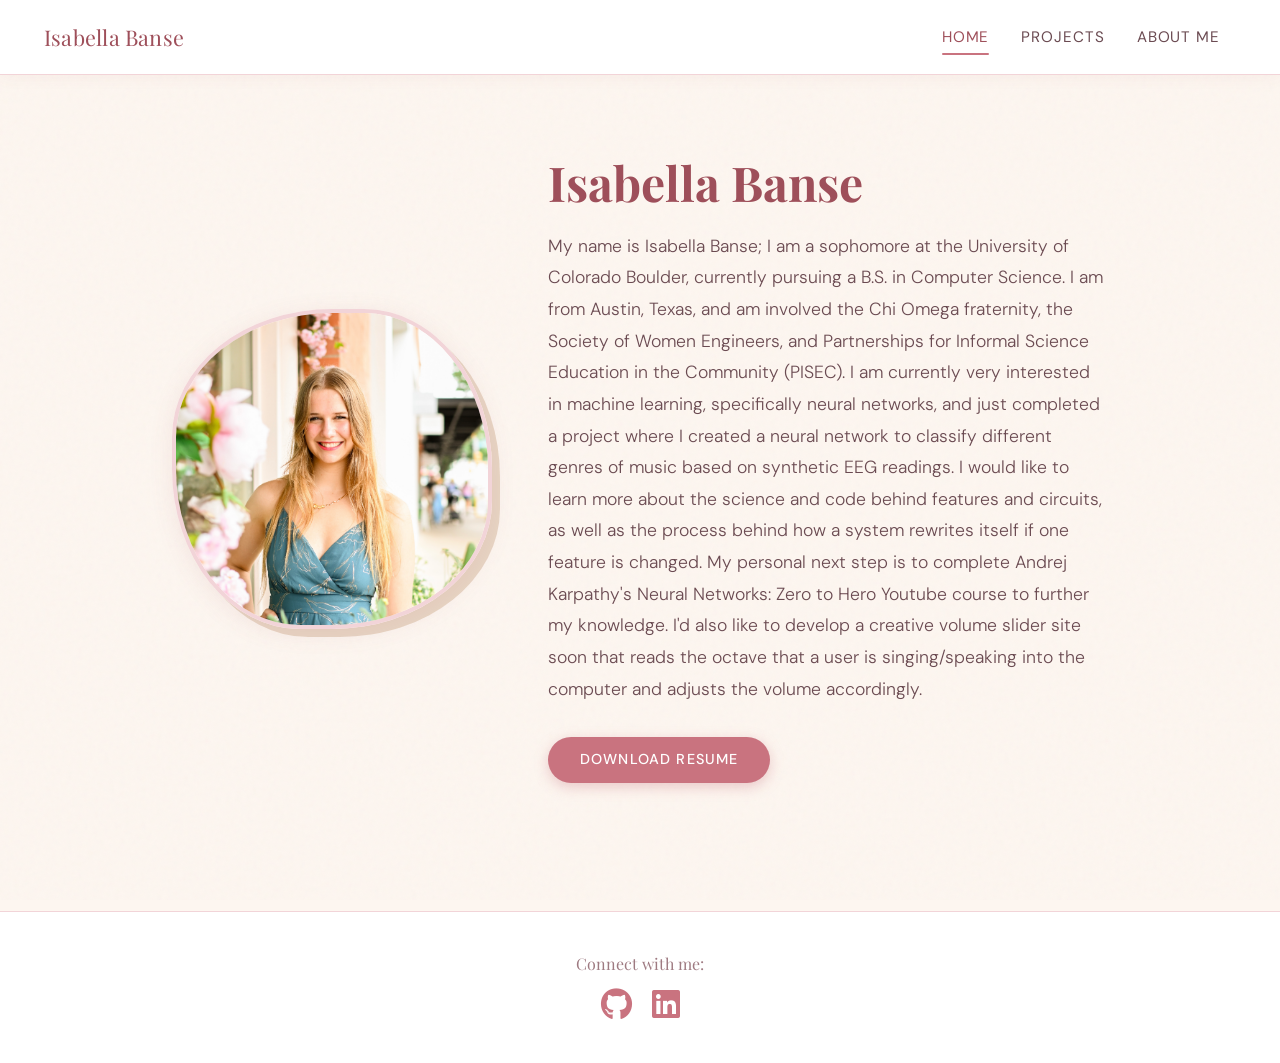
<file: index.html>
<!doctype html>
<html lang="en">
<head>
  <meta charset="utf-8" />
  <meta name="viewport" content="width=device-width,initial-scale=1" />
  <title>Isabella Banse</title>
  <link href="https://cdn.jsdelivr.net/npm/bootstrap@5.3.2/dist/css/bootstrap.min.css" rel="stylesheet">
  <link rel="stylesheet" href="resources/css/styles.css" />
  <link rel="stylesheet" href="https://cdnjs.cloudflare.com/ajax/libs/font-awesome/6.4.0/css/all.min.css">
</head>
<body>

  <nav class="navbar navbar-expand-lg">
    <div class="container-fluid">
      <a class="navbar-brand d-flex align-items-center" href="index.html">
        <span>Isabella Banse</span>
      </a>
      <button class="navbar-toggler" type="button" data-bs-toggle="collapse" data-bs-target="#navbarNav" aria-controls="navbarNav" aria-expanded="false" aria-label="Toggle navigation">
        <span class="navbar-toggler-icon"></span>
      </button>
      <div class="collapse navbar-collapse" id="navbarNav">
        <ul class="navbar-nav ms-auto">
          <li class="nav-item">
            <a class="nav-link active" aria-current="page" href="index.html">Home</a>
          </li>
          <li class="nav-item">
            <a class="nav-link" href="projects.html">Projects</a>
          </li>
          <li class="nav-item">
            <a class="nav-link" href="hobbies.html">About Me</a>
          </li>
        </ul>
      </div>
    </div>
  </nav>

  <section class="hero-section">
    <img src="resources/img/me.jpg" alt="Isabella">
    <div class="hero-text">
      <h2>Isabella Banse</h2>
      <p>
          My name is Isabella Banse; I am a sophomore at the University of Colorado Boulder, currently pursuing a B.S. in Computer Science. I am from Austin, Texas, and am involved the Chi Omega fraternity, the Society of Women Engineers, and Partnerships for Informal Science Education in the Community (PISEC). I am currently very interested in machine learning, specifically neural networks, and just completed a project where I created a neural network to classify different genres of music based on synthetic EEG readings. I would like to learn more about the science and code behind features and circuits, as well as the process behind how a system rewrites itself if one feature is changed. My personal next step is to complete Andrej Karpathy's Neural Networks: Zero to Hero Youtube course to further my knowledge. I'd also like to develop a creative volume slider site soon that reads the octave that a user is singing/speaking into the computer and adjusts the volume accordingly.
      </p>
      <a href="resources/isabellaresume.pdf" target="_blank" download="isabella_banse_resume.pdf" class="btn-custom">
        Download Resume
      </a>
    </div>
  </section>

  <footer class="text-center">
    <p>Connect with me:</p>
    <a href="https://github.com/isabellaatx" target="_blank" class="mx-2">
      <i class="fab fa-github fa-2x"></i>
    </a>
    <a href="https://www.linkedin.com/in/isabellabanse/" target="_blank" class="mx-2">
      <i class="fab fa-linkedin fa-2x"></i>
    </a>
  </footer>

  <script src="https://cdn.jsdelivr.net/npm/bootstrap@5.3.2/dist/js/bootstrap.bundle.min.js"
    integrity="sha384-C6RzsynM9kWDrMNeT87bh95OGNyZPhcTNXj1NW7RuBCsyN/o0jlpcV8Qyq46cDfL"
    crossorigin="anonymous"></script>
</body>
</html>
</file>
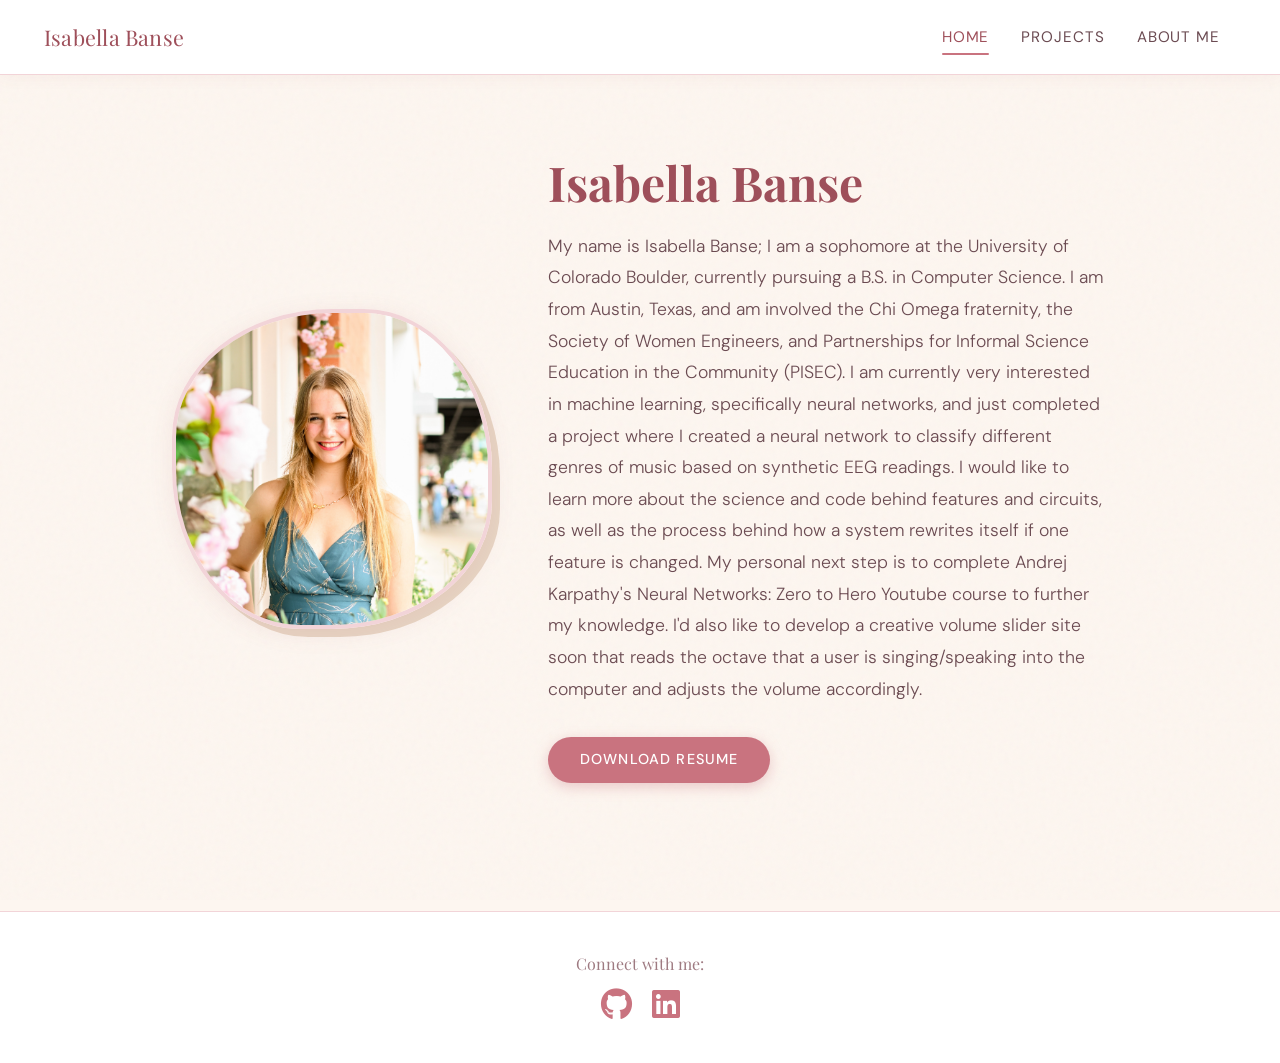
<file: views/index.html>
<!doctype html>
<html lang="en">
<head>
  <meta charset="utf-8" />
  <meta name="viewport" content="width=device-width,initial-scale=1" />
  <title>Isabella Banse</title>
  <link href="https://cdn.jsdelivr.net/npm/bootstrap@5.3.2/dist/css/bootstrap.min.css" rel="stylesheet">
  <link rel="stylesheet" href="../resources/css/styles.css" />
  <link rel="stylesheet" href="https://cdnjs.cloudflare.com/ajax/libs/font-awesome/6.4.0/css/all.min.css">
</head>
<body>

  <nav class="navbar navbar-expand-lg">
    <div class="container-fluid">
      <a class="navbar-brand d-flex align-items-center" href="index.html">
        <span>Isabella Banse</span>
      </a>
      <button class="navbar-toggler" type="button" data-bs-toggle="collapse" data-bs-target="#navbarNav" aria-controls="navbarNav" aria-expanded="false" aria-label="Toggle navigation">
        <span class="navbar-toggler-icon"></span>
      </button>
      <div class="collapse navbar-collapse" id="navbarNav">
        <ul class="navbar-nav ms-auto">
          <li class="nav-item">
            <a class="nav-link active" aria-current="page" href="index.html">Home</a>
          </li>
          <li class="nav-item">
            <a class="nav-link" href="projects.html">Projects</a>
          </li>
          <li class="nav-item">
            <a class="nav-link" href="hobbies.html">About Me</a>
          </li>
        </ul>
      </div>
    </div>
  </nav>

  <section class="hero-section">
    <img src="../resources/img/me.jpg" alt="Isabella">
    <div class="hero-text">
      <h2>Isabella Banse</h2>
      <p>
          My name is Isabella Banse; I am a sophomore at the University of Colorado Boulder, currently pursuing a B.S. in Computer Science. I am from Austin, Texas, and am involved the Chi Omega fraternity, the Society of Women Engineers, and Partnerships for Informal Science Education in the Community (PISEC). I am currently very interested in machine learning, specifically neural networks, and just completed a project where I created a neural network to classify different genres of music based on synthetic EEG readings. I would like to learn more about the science and code behind features and circuits, as well as the process behind how a system rewrites itself if one feature is changed. My personal next step is to complete Andrej Karpathy's Neural Networks: Zero to Hero Youtube course to further my knowledge. I'd also like to develop a creative volume slider site soon that reads the octave that a user is singing/speaking into the computer and adjusts the volume accordingly.
      </p>
      <a href="../resources/isabellaresume.pdf" target="_blank" download="isabella_banse_resume.pdf" class="btn-custom">
        Download Resume
      </a>
    </div>
  </section>

  <footer class="text-center">
    <p>Connect with me:</p>
    <a href="https://github.com/isabellaatx" target="_blank" class="mx-2">
      <i class="fab fa-github fa-2x"></i>
    </a>
    <a href="https://www.linkedin.com/in/isabellabanse/" target="_blank" class="mx-2">
      <i class="fab fa-linkedin fa-2x"></i>
    </a>
  </footer>

  <script src="https://cdn.jsdelivr.net/npm/bootstrap@5.3.2/dist/js/bootstrap.bundle.min.js"
    integrity="sha384-C6RzsynM9kWDrMNeT87bh95OGNyZPhcTNXj1NW7RuBCsyN/o0jlpcV8Qyq46cDfL"
    crossorigin="anonymous"></script>
</body>
</html>
</file>
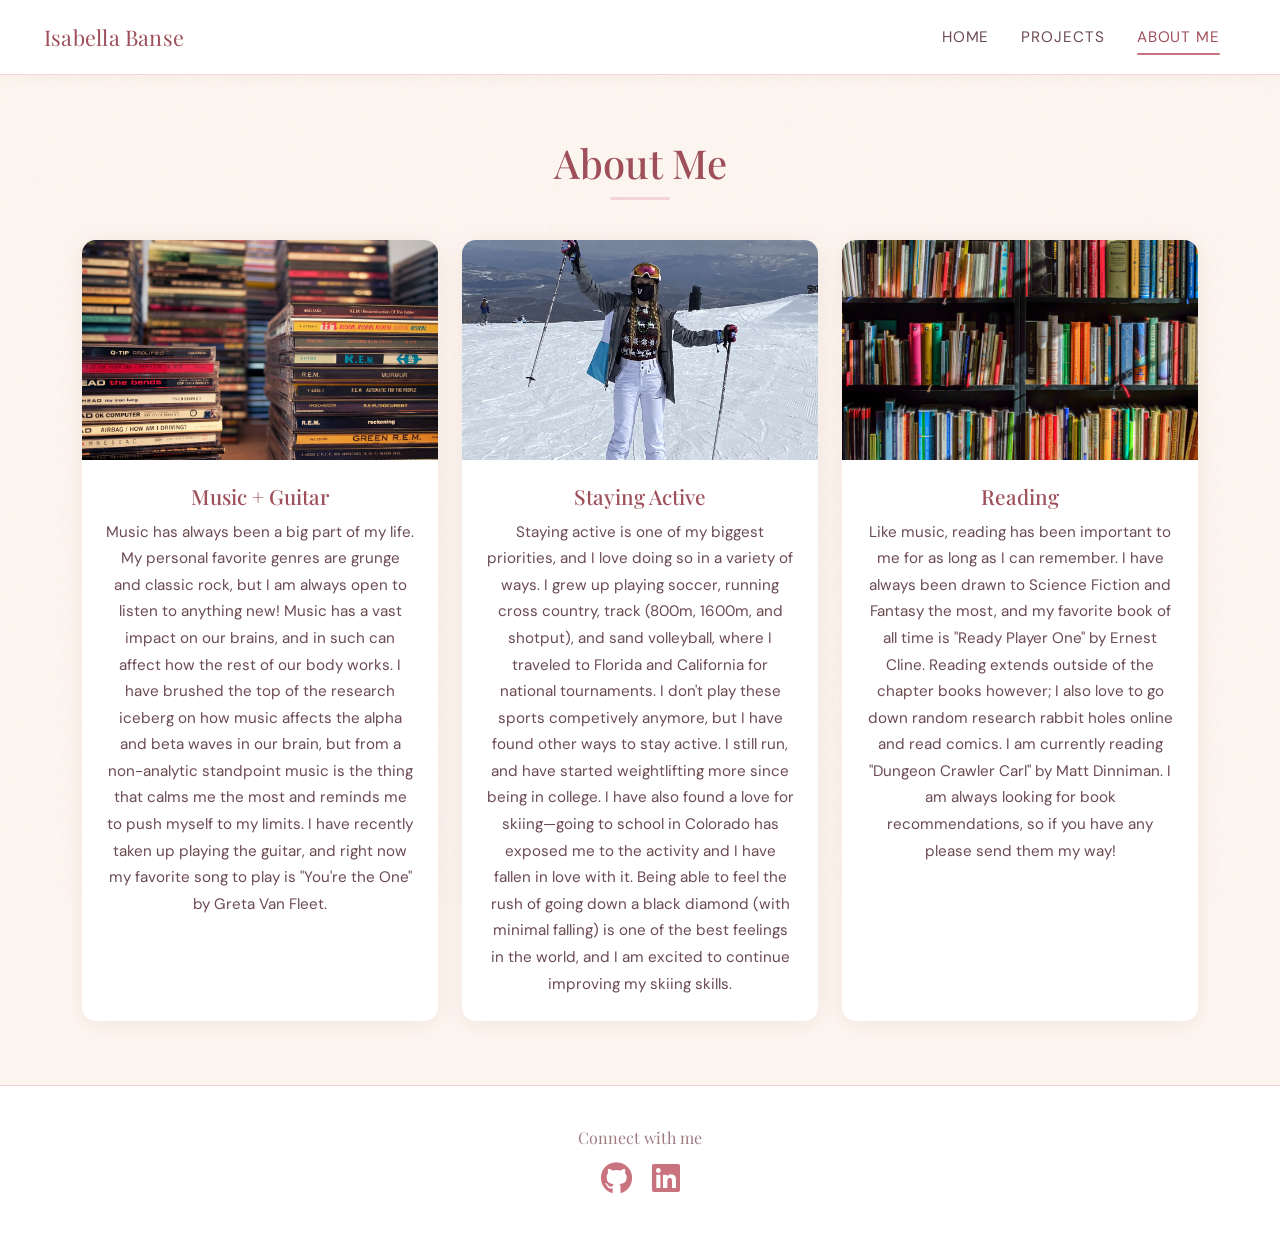
<file: hobbies.html>
<!doctype html>
<html lang="en">
<head>
  <meta charset="utf-8" />
  <meta name="viewport" content="width=device-width,initial-scale=1" />
  <title>About Me</title>
  <link href="https://cdn.jsdelivr.net/npm/bootstrap@5.3.2/dist/css/bootstrap.min.css" rel="stylesheet">
  <link rel="stylesheet" href="resources/css/styles.css" />
  <link rel="stylesheet" href="https://cdnjs.cloudflare.com/ajax/libs/font-awesome/6.4.0/css/all.min.css">
</head>
<body>

  <nav class="navbar navbar-expand-lg">
    <div class="container-fluid">
      <a class="navbar-brand d-flex align-items-center" href="index.html">
        <span>Isabella Banse</span>
      </a>
      <button class="navbar-toggler" type="button" data-bs-toggle="collapse" data-bs-target="#navbarNav" aria-controls="navbarNav" aria-expanded="false" aria-label="Toggle navigation">
        <span class="navbar-toggler-icon"></span>
      </button>
      <div class="collapse navbar-collapse" id="navbarNav">
        <ul class="navbar-nav ms-auto">
          <li class="nav-item">
            <a class="nav-link" href="index.html">Home</a>
          </li>
          <li class="nav-item">
            <a class="nav-link" href="projects.html">Projects</a>
          </li>
          <li class="nav-item">
            <a class="nav-link active" aria-current="page" href="hobbies.html">About Me</a>
          </li>
        </ul>
      </div>
    </div>
  </nav>

  <div class="container my-5">
    <h2 class="page-title">About Me</h2>
    <div class="row g-4">
      <div class="col-md-4">
        <div class="card hobby-card h-100 text-center">
          <img src="resources/img/cd_stack.jpg" class="card-img-top" alt="cd stack">
          <div class="card-body">
            <h5 class="card-title">Music + Guitar</h5>
            <p class="card-text">
              Music has always been a big part of my life. My personal favorite genres are grunge and classic rock, but I am always open to listen to anything new! Music has a vast impact on our brains, and in such can affect how the rest of our body works. I have brushed the top of the research iceberg on how music affects the alpha and beta waves in our brain, but from a non-analytic standpoint music is the thing that calms me the most and reminds me to push myself to my limits. I have recently taken up playing the guitar, and right now my favorite song to play is "You're the One" by Greta Van Fleet.
            </p>
          </div>
        </div>
      </div>
      <div class="col-md-4">
        <div class="card hobby-card h-100 text-center">
          <img src="resources/img/skiing.jpg" class="card-img-top" alt="skiing">
          <div class="card-body">
            <h5 class="card-title">Staying Active</h5>
            <p class="card-text">
              Staying active is one of my biggest priorities, and I love doing so in a variety of ways. I grew up playing soccer, running cross country, track (800m, 1600m, and shotput), and sand volleyball, where I traveled to Florida and California for national tournaments. I don't play these sports competively anymore, but I have found other ways to stay active. I still run, and have started weightlifting more since being in college. I have also found a love for skiing—going to school in Colorado has exposed me to the activity and I have fallen in love with it. Being able to feel the rush of going down a black diamond (with minimal falling) is one of the best feelings in the world, and I am excited to continue improving my skiing skills.
            </p>
          </div>
        </div>
      </div>
      <div class="col-md-4">
        <div class="card hobby-card h-100 text-center">
          <img src="resources/img/books.jpg" class="card-img-top" alt="books">
          <div class="card-body">
            <h5 class="card-title">Reading</h5>
            <p class="card-text">
              Like music, reading has been important to me for as long as I can remember. I have always been drawn to Science Fiction and Fantasy the most, and my favorite book of all time is "Ready Player One" by Ernest Cline. Reading extends outside of the chapter books however; I also love to go down random research rabbit holes online and read comics. I am currently reading "Dungeon Crawler Carl" by Matt Dinniman. I am always looking for book recommendations, so if you have any please send them my way!
            </p>
          </div>
        </div>
      </div>
    </div>
  </div>

  <footer class="text-center">
    <p>Connect with me</p>
    <a href="https://github.com/isabellaatx" target="_blank" class="mx-2">
      <i class="fab fa-github fa-2x"></i>
    </a>
    <a href="https://www.linkedin.com/in/isabellabanse/" target="_blank" class="mx-2">
      <i class="fab fa-linkedin fa-2x"></i>
    </a>
  </footer>

  <script src="https://cdn.jsdelivr.net/npm/bootstrap@5.3.2/dist/js/bootstrap.bundle.min.js"
    integrity="sha384-C6RzsynM9kWDrMNeT87bh95OGNyZPhcTNXj1NW7RuBCsyN/o0jlpcV8Qyq46cDfL"
    crossorigin="anonymous"></script>
</body>
</html>
</file>
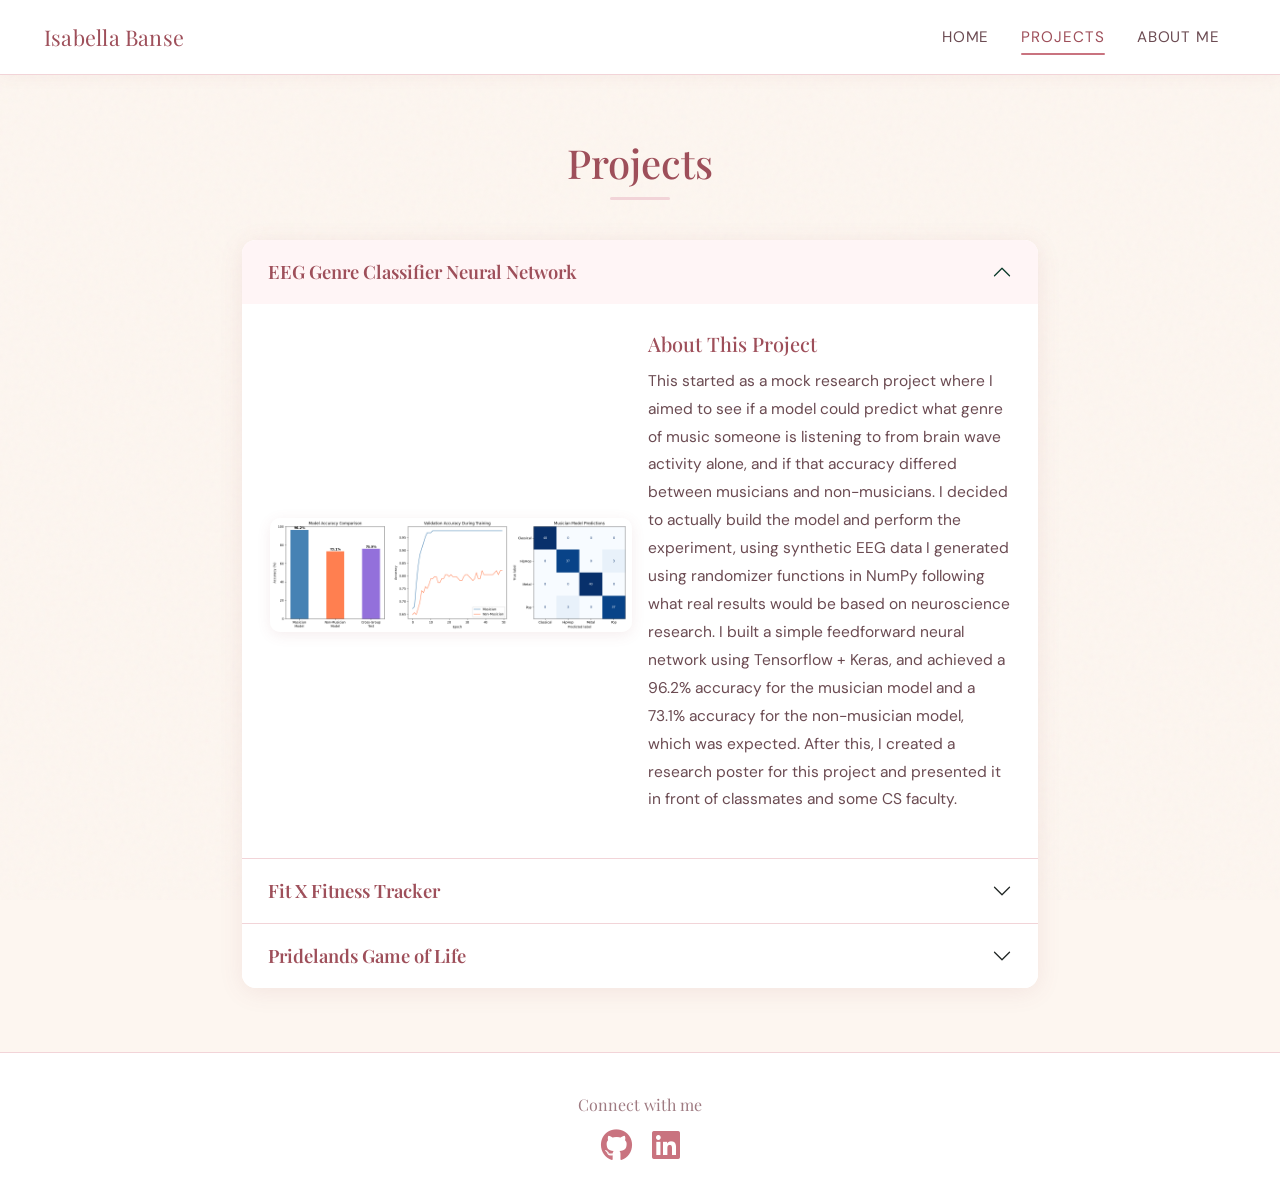
<file: projects.html>
<!doctype html>
<html lang="en">
<head>
  <meta charset="utf-8" />
  <meta name="viewport" content="width=device-width,initial-scale=1" />
  <title>Projects</title>
  <link href="https://cdn.jsdelivr.net/npm/bootstrap@5.3.2/dist/css/bootstrap.min.css" rel="stylesheet">
  <link rel="stylesheet" href="resources/css/styles.css" />
  <link rel="stylesheet" href="https://cdnjs.cloudflare.com/ajax/libs/font-awesome/6.4.0/css/all.min.css">
</head>
<body>

  <nav class="navbar navbar-expand-lg">
    <div class="container-fluid">
      <a class="navbar-brand d-flex align-items-center" href="index.html">
        <span>Isabella Banse</span>
      </a>
      <button class="navbar-toggler" type="button" data-bs-toggle="collapse" data-bs-target="#navbarNav" aria-controls="navbarNav" aria-expanded="false" aria-label="Toggle navigation">
        <span class="navbar-toggler-icon"></span>
      </button>
      <div class="collapse navbar-collapse" id="navbarNav">
        <ul class="navbar-nav ms-auto">
          <li class="nav-item">
            <a class="nav-link" href="index.html">Home</a>
          </li>
          <li class="nav-item">
            <a class="nav-link active" aria-current="page" href="projects.html">Projects</a>
          </li>
          <li class="nav-item">
            <a class="nav-link" href="hobbies.html">About Me</a>
          </li>
        </ul>
      </div>
    </div>
  </nav>

  <div class="container my-5" style="max-width: 820px;">
    <h2 class="page-title">Projects</h2>

    <div class="accordion" id="projectsAccordion">

      <div class="accordion-item">
        <h2 class="accordion-header" id="headingOne">
          <button class="accordion-button" type="button" data-bs-toggle="collapse" data-bs-target="#collapseOne" aria-expanded="true" aria-controls="collapseOne">
            EEG Genre Classifier Neural Network
          </button>
        </h2>
        <div id="collapseOne" class="accordion-collapse collapse show" aria-labelledby="headingOne" data-bs-parent="#projectsAccordion">
          <div class="accordion-body">
            <div class="row align-items-center g-3">
              <div class="col-md-6">
                <img src="resources/img/musician_comparison.png" class="img-fluid w-100" alt="musician data screenshot">
              </div>
              <div class="col-md-6">
                <h5>About This Project</h5>
                <p>
                  This started as a mock research project where I aimed to see if a model could predict what genre of music someone is listening to from brain wave activity alone, and if that accuracy differed between musicians and non-musicians. I decided to actually build the model and perform the experiment, using synthetic EEG data I generated using randomizer functions in NumPy following what real results would be based on neuroscience research. I built a simple feedforward neural network using Tensorflow + Keras, and achieved a 96.2% accuracy for the musician model and a 73.1% accuracy for the non-musician model, which was expected. After this, I created a research poster for this project and presented it in front of classmates and some CS faculty.
                </p>
              </div>
            </div>
          </div>
        </div>
      </div>

      <div class="accordion-item">
        <h2 class="accordion-header" id="headingTwo">
          <button class="accordion-button collapsed" type="button" data-bs-toggle="collapse" data-bs-target="#collapseTwo" aria-expanded="false" aria-controls="collapseTwo">
            Fit X Fitness Tracker
          </button>
        </h2>
        <div id="collapseTwo" class="accordion-collapse collapse" aria-labelledby="headingTwo" data-bs-parent="#projectsAccordion">
          <div class="accordion-body">
            <div class="row align-items-center g-3">
              <div class="col-md-6">
                <img src="resources/img/nutrition_tracker.png" class="img-fluid w-100" alt="FitX screenshot">
              </div>
              <div class="col-md-6">
                <h5>About This Project</h5>
                <p>
                  The FitX Fitness Tracker was a project I worked on in a 5-person team for a software development class. We built a full stack application that allowed users to log their workouts and create sets, log nutrition, and track their progress while being able to add friends as well. I specifically worked on the nutrition feature and integrating an external API as well as working with PostgreSQL databases for the register feature. Attached below are a video demo and a link to the github repository for this application. 
                </p>
                <p>
                  Video Demo: <a href="https://youtu.be/x2KhlM6k3Eo" target="_blank">https://youtu.be/x2KhlM6k3Eo</a>
                </p>
                <p>
                  GitHub Repository: <a href="https://github.com/CU-CSCI3308-Fall2025/group-project-FitX" target="_blank">https://github.com/CU-CSCI3308-Fall2025/group-project-FitX</a>
                </p>
              </div>
            </div>
          </div>
        </div>
      </div>

      <div class="accordion-item">
        <h2 class="accordion-header" id="headingThree">
          <button class="accordion-button collapsed" type="button" data-bs-toggle="collapse" data-bs-target="#collapseThree" aria-expanded="false" aria-controls="collapseThree">
            Pridelands Game of Life
          </button>
        </h2>
        <div id="collapseThree" class="accordion-collapse collapse" aria-labelledby="headingThree" data-bs-parent="#projectsAccordion">
          <div class="accordion-body">
            <div class="row align-items-center g-3">
              <div class="col-md-6">
                <img src="resources/img/lion1.png" class="img-fluid mb-3 w-100" alt="Pridelands screenshot 1">
                <img src="resources/img/lion2.png" class="img-fluid w-100" alt="Pridelands screenshot 2">
              </div>
              <div class="col-md-6">
                <h5>About This Project</h5>
                <p>
                  This Pridelands Project was based off of the classic Game of Life, with a twist to be Lion King themed. This project was made inside VS Code using C++, and is completely playable with a 2-player set up.
                </p>
              </div>
            </div>
          </div>
        </div>
      </div>

    </div>
  </div>

  <footer class="text-center">
    <p>Connect with me</p>
    <a href="https://github.com/isabellaatx" target="_blank" class="mx-2">
      <i class="fab fa-github fa-2x"></i>
    </a>
    <a href="https://www.linkedin.com/in/isabellabanse/" target="_blank" class="mx-2">
      <i class="fab fa-linkedin fa-2x"></i>
    </a>
  </footer>

  <script src="https://cdn.jsdelivr.net/npm/bootstrap@5.3.2/dist/js/bootstrap.bundle.min.js"
    integrity="sha384-C6RzsynM9kWDrMNeT87bh95OGNyZPhcTNXj1NW7RuBCsyN/o0jlpcV8Qyq46cDfL"
    crossorigin="anonymous"></script>
</body>
</html>
</file>
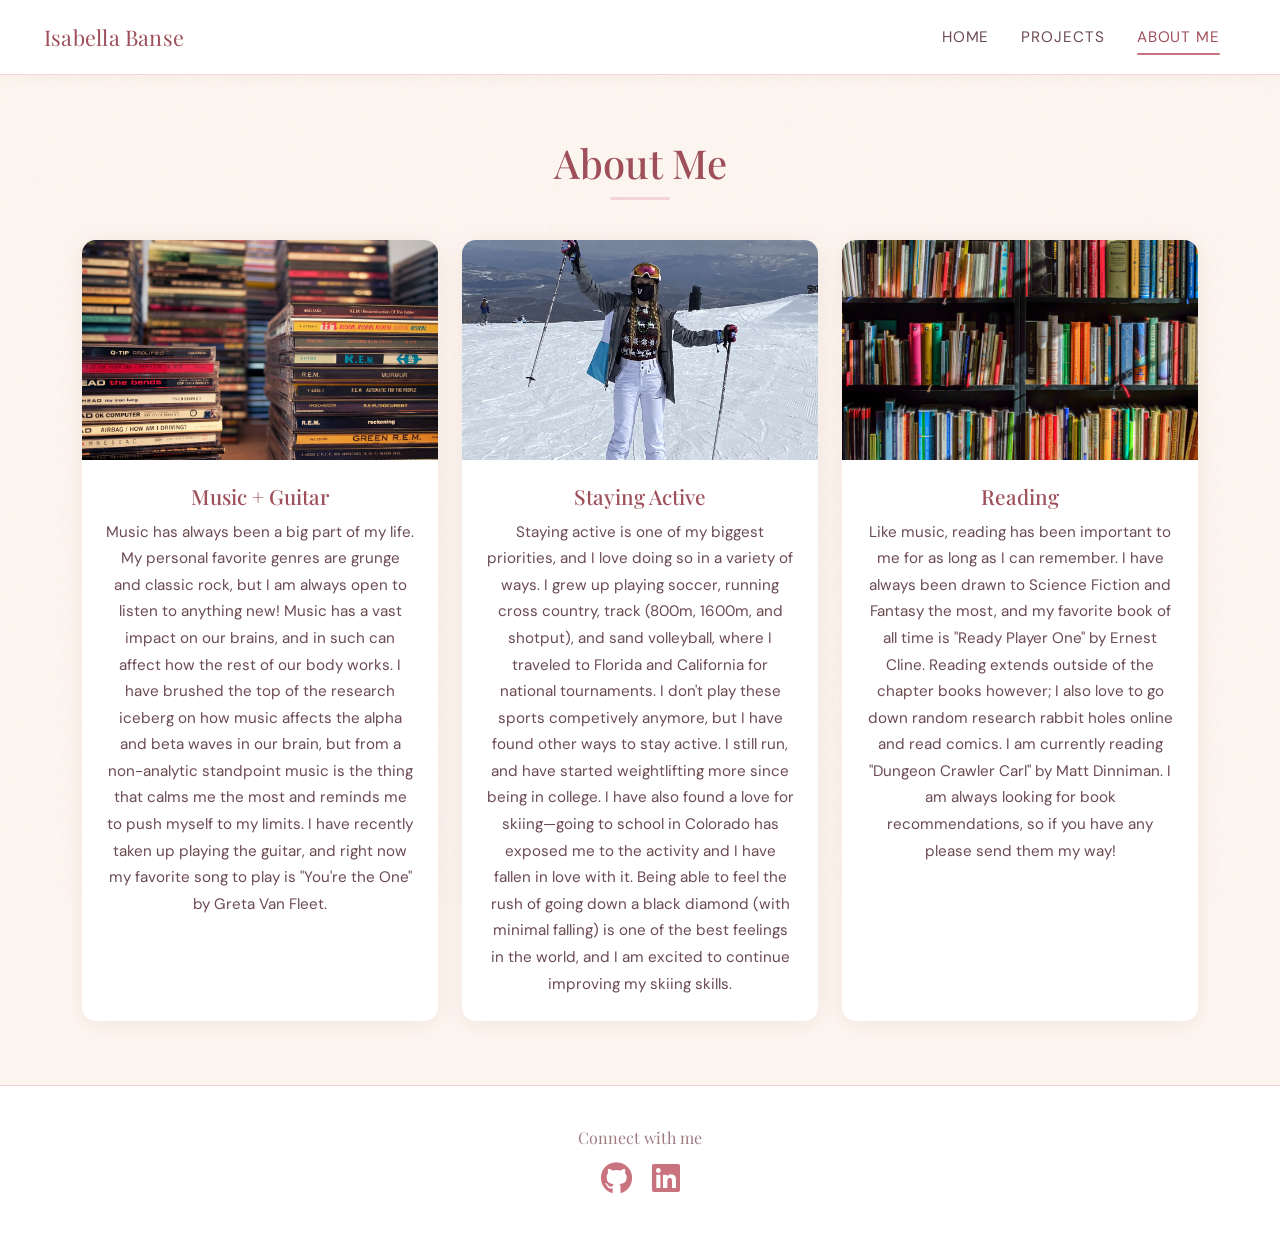
<file: views/hobbies.html>
<!doctype html>
<html lang="en">
<head>
  <meta charset="utf-8" />
  <meta name="viewport" content="width=device-width,initial-scale=1" />
  <title>About Me</title>
  <link href="https://cdn.jsdelivr.net/npm/bootstrap@5.3.2/dist/css/bootstrap.min.css" rel="stylesheet">
  <link rel="stylesheet" href="../resources/css/styles.css" />
  <link rel="stylesheet" href="https://cdnjs.cloudflare.com/ajax/libs/font-awesome/6.4.0/css/all.min.css">
</head>
<body>

  <nav class="navbar navbar-expand-lg">
    <div class="container-fluid">
      <a class="navbar-brand d-flex align-items-center" href="index.html">
        <span>Isabella Banse</span>
      </a>
      <button class="navbar-toggler" type="button" data-bs-toggle="collapse" data-bs-target="#navbarNav" aria-controls="navbarNav" aria-expanded="false" aria-label="Toggle navigation">
        <span class="navbar-toggler-icon"></span>
      </button>
      <div class="collapse navbar-collapse" id="navbarNav">
        <ul class="navbar-nav ms-auto">
          <li class="nav-item">
            <a class="nav-link" href="index.html">Home</a>
          </li>
          <li class="nav-item">
            <a class="nav-link" href="projects.html">Projects</a>
          </li>
          <li class="nav-item">
            <a class="nav-link active" aria-current="page" href="hobbies.html">About Me</a>
          </li>
        </ul>
      </div>
    </div>
  </nav>

  <div class="container my-5">
    <h2 class="page-title">About Me</h2>
    <div class="row g-4">
      <div class="col-md-4">
        <div class="card hobby-card h-100 text-center">
          <img src="../resources/img/cd_stack.jpg" class="card-img-top" alt="cd stack">
          <div class="card-body">
            <h5 class="card-title">Music + Guitar</h5>
            <p class="card-text">
              Music has always been a big part of my life. My personal favorite genres are grunge and classic rock, but I am always open to listen to anything new! Music has a vast impact on our brains, and in such can affect how the rest of our body works. I have brushed the top of the research iceberg on how music affects the alpha and beta waves in our brain, but from a non-analytic standpoint music is the thing that calms me the most and reminds me to push myself to my limits. I have recently taken up playing the guitar, and right now my favorite song to play is "You're the One" by Greta Van Fleet.
            </p>
          </div>
        </div>
      </div>
      <div class="col-md-4">
        <div class="card hobby-card h-100 text-center">
          <img src="../resources/img/skiing.jpg" class="card-img-top" alt="skiing">
          <div class="card-body">
            <h5 class="card-title">Staying Active</h5>
            <p class="card-text">
              Staying active is one of my biggest priorities, and I love doing so in a variety of ways. I grew up playing soccer, running cross country, track (800m, 1600m, and shotput), and sand volleyball, where I traveled to Florida and California for national tournaments. I don't play these sports competively anymore, but I have found other ways to stay active. I still run, and have started weightlifting more since being in college. I have also found a love for skiing—going to school in Colorado has exposed me to the activity and I have fallen in love with it. Being able to feel the rush of going down a black diamond (with minimal falling) is one of the best feelings in the world, and I am excited to continue improving my skiing skills.
            </p>
          </div>
        </div>
      </div>
      <div class="col-md-4">
        <div class="card hobby-card h-100 text-center">
          <img src="../resources/img/books.jpg" class="card-img-top" alt="books">
          <div class="card-body">
            <h5 class="card-title">Reading</h5>
            <p class="card-text">
              Like music, reading has been important to me for as long as I can remember. I have always been drawn to Science Fiction and Fantasy the most, and my favorite book of all time is "Ready Player One" by Ernest Cline. Reading extends outside of the chapter books however; I also love to go down random research rabbit holes online and read comics. I am currently reading "Dungeon Crawler Carl" by Matt Dinniman. I am always looking for book recommendations, so if you have any please send them my way!
            </p>
          </div>
        </div>
      </div>
    </div>
  </div>

  <footer class="text-center">
    <p>Connect with me</p>
    <a href="https://github.com/isabellaatx" target="_blank" class="mx-2">
      <i class="fab fa-github fa-2x"></i>
    </a>
    <a href="https://www.linkedin.com/in/isabellabanse/" target="_blank" class="mx-2">
      <i class="fab fa-linkedin fa-2x"></i>
    </a>
  </footer>

  <script src="https://cdn.jsdelivr.net/npm/bootstrap@5.3.2/dist/js/bootstrap.bundle.min.js"
    integrity="sha384-C6RzsynM9kWDrMNeT87bh95OGNyZPhcTNXj1NW7RuBCsyN/o0jlpcV8Qyq46cDfL"
    crossorigin="anonymous"></script>
</body>
</html>
</file>
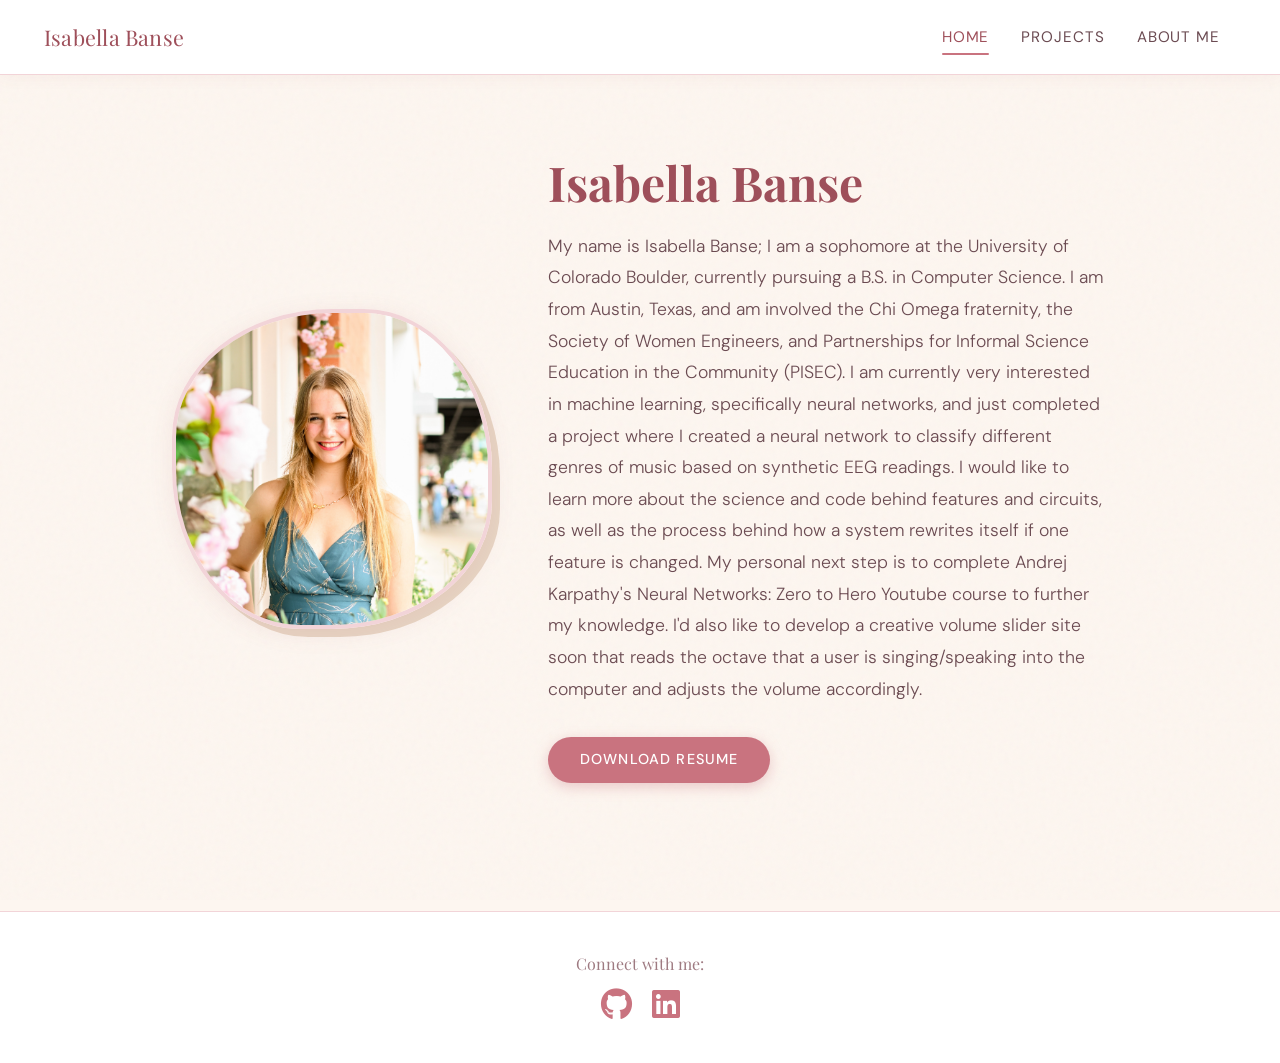
<file: views/home.html>
<!doctype html>
<html lang="en">
<head>
  <meta charset="utf-8" />
  <meta name="viewport" content="width=device-width,initial-scale=1" />
  <title>Isabella Banse</title>
  <link href="https://cdn.jsdelivr.net/npm/bootstrap@5.3.2/dist/css/bootstrap.min.css" rel="stylesheet">
  <link rel="stylesheet" href="../resources/css/styles.css" />
  <link rel="stylesheet" href="https://cdnjs.cloudflare.com/ajax/libs/font-awesome/6.4.0/css/all.min.css">
</head>
<body>

  <nav class="navbar navbar-expand-lg">
    <div class="container-fluid">
      <a class="navbar-brand d-flex align-items-center" href="home.html">
        <span>Isabella Banse</span>
      </a>
      <button class="navbar-toggler" type="button" data-bs-toggle="collapse" data-bs-target="#navbarNav" aria-controls="navbarNav" aria-expanded="false" aria-label="Toggle navigation">
        <span class="navbar-toggler-icon"></span>
      </button>
      <div class="collapse navbar-collapse" id="navbarNav">
        <ul class="navbar-nav ms-auto">
          <li class="nav-item">
            <a class="nav-link active" aria-current="page" href="home.html">Home</a>
          </li>
          <li class="nav-item">
            <a class="nav-link" href="projects.html">Projects</a>
          </li>
          <li class="nav-item">
            <a class="nav-link" href="hobbies.html">About Me</a>
          </li>
        </ul>
      </div>
    </div>
  </nav>

  <section class="hero-section">
    <img src="../resources/img/me.jpg" alt="Isabella">
    <div class="hero-text">
      <h2>Isabella Banse</h2>
      <p>
          My name is Isabella Banse; I am a sophomore at the University of Colorado Boulder, currently pursuing a B.S. in Computer Science. I am from Austin, Texas, and am involved the Chi Omega fraternity, the Society of Women Engineers, and Partnerships for Informal Science Education in the Community (PISEC). I am currently very interested in machine learning, specifically neural networks, and just completed a project where I created a neural network to classify different genres of music based on synthetic EEG readings. I would like to learn more about the science and code behind features and circuits, as well as the process behind how a system rewrites itself if one feature is changed. My personal next step is to complete Andrej Karpathy's Neural Networks: Zero to Hero Youtube course to further my knowledge. I'd also like to develop a creative volume slider site soon that reads the octave that a user is singing/speaking into the computer and adjusts the volume accordingly.
      </p>
      <a href="../resources/isabellaresume.pdf" target="_blank" download="isabella_banse_resume.pdf" class="btn-custom">
        Download Resume
      </a>
    </div>
  </section>

  <footer class="text-center">
    <p>Connect with me:</p>
    <a href="https://github.com/isabellaatx" target="_blank" class="mx-2">
      <i class="fab fa-github fa-2x"></i>
    </a>
    <a href="https://www.linkedin.com/in/isabellabanse/" target="_blank" class="mx-2">
      <i class="fab fa-linkedin fa-2x"></i>
    </a>
  </footer>

  <script src="https://cdn.jsdelivr.net/npm/bootstrap@5.3.2/dist/js/bootstrap.bundle.min.js"
    integrity="sha384-C6RzsynM9kWDrMNeT87bh95OGNyZPhcTNXj1NW7RuBCsyN/o0jlpcV8Qyq46cDfL"
    crossorigin="anonymous"></script>
</body>
</html>
</file>
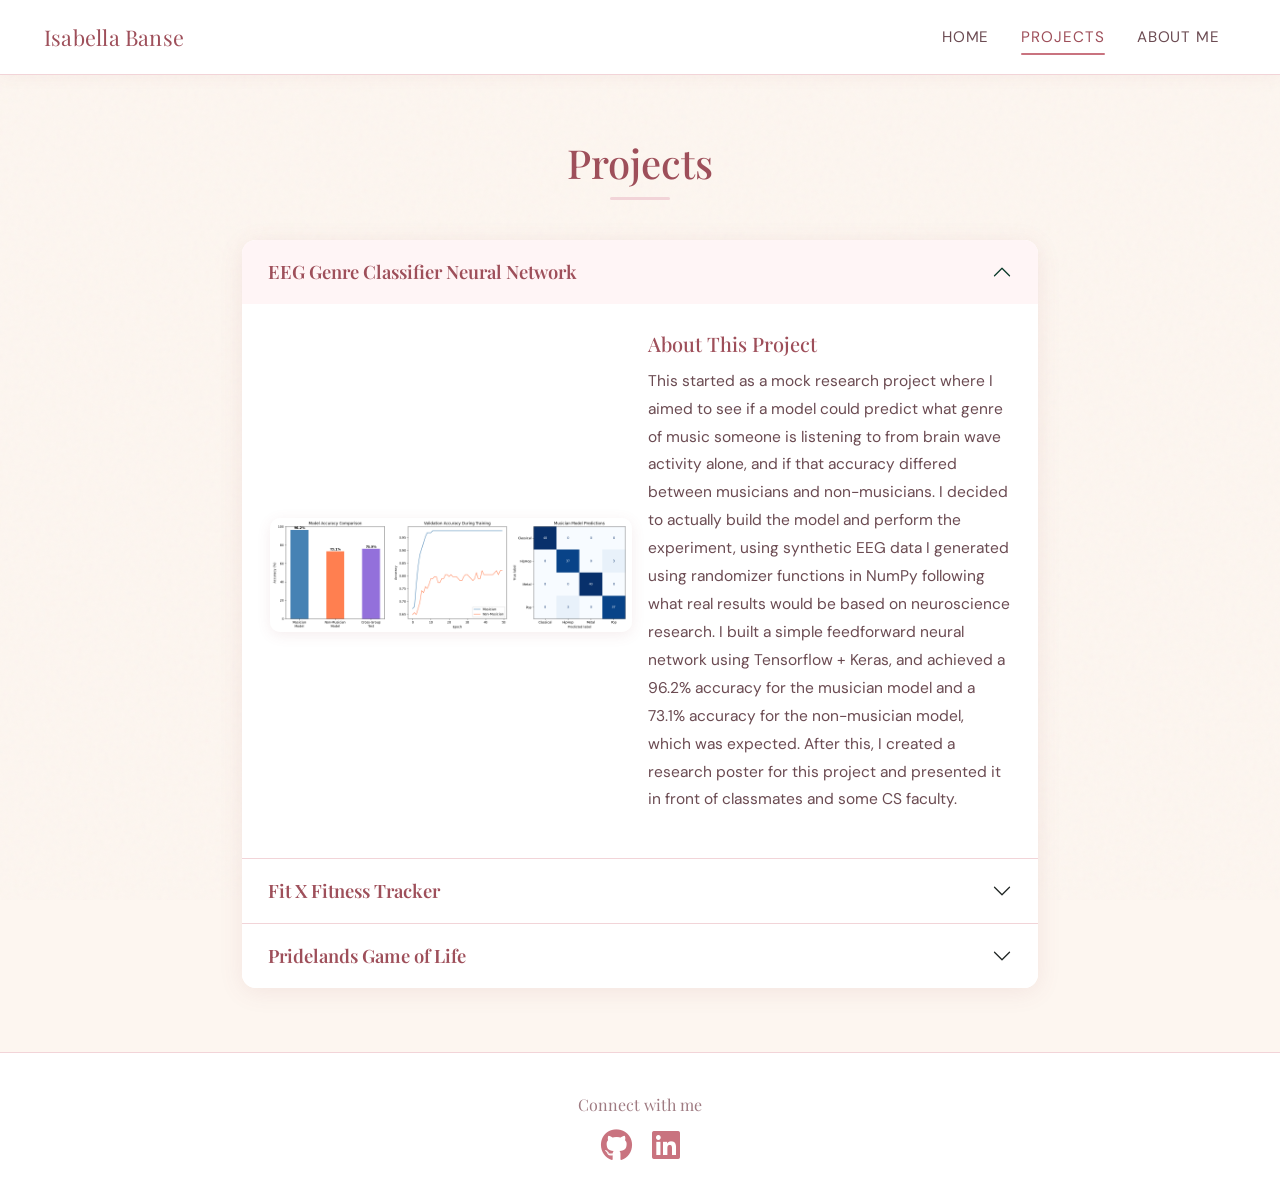
<file: views/projects.html>
<!doctype html>
<html lang="en">
<head>
  <meta charset="utf-8" />
  <meta name="viewport" content="width=device-width,initial-scale=1" />
  <title>Projects</title>
  <link href="https://cdn.jsdelivr.net/npm/bootstrap@5.3.2/dist/css/bootstrap.min.css" rel="stylesheet">
  <link rel="stylesheet" href="../resources/css/styles.css" />
  <link rel="stylesheet" href="https://cdnjs.cloudflare.com/ajax/libs/font-awesome/6.4.0/css/all.min.css">
</head>
<body>

  <nav class="navbar navbar-expand-lg">
    <div class="container-fluid">
      <a class="navbar-brand d-flex align-items-center" href="index.html">
        <span>Isabella Banse</span>
      </a>
      <button class="navbar-toggler" type="button" data-bs-toggle="collapse" data-bs-target="#navbarNav" aria-controls="navbarNav" aria-expanded="false" aria-label="Toggle navigation">
        <span class="navbar-toggler-icon"></span>
      </button>
      <div class="collapse navbar-collapse" id="navbarNav">
        <ul class="navbar-nav ms-auto">
          <li class="nav-item">
            <a class="nav-link" href="index.html">Home</a>
          </li>
          <li class="nav-item">
            <a class="nav-link active" aria-current="page" href="projects.html">Projects</a>
          </li>
          <li class="nav-item">
            <a class="nav-link" href="hobbies.html">About Me</a>
          </li>
        </ul>
      </div>
    </div>
  </nav>

  <div class="container my-5" style="max-width: 820px;">
    <h2 class="page-title">Projects</h2>

    <div class="accordion" id="projectsAccordion">

      <div class="accordion-item">
        <h2 class="accordion-header" id="headingOne">
          <button class="accordion-button" type="button" data-bs-toggle="collapse" data-bs-target="#collapseOne" aria-expanded="true" aria-controls="collapseOne">
            EEG Genre Classifier Neural Network
          </button>
        </h2>
        <div id="collapseOne" class="accordion-collapse collapse show" aria-labelledby="headingOne" data-bs-parent="#projectsAccordion">
          <div class="accordion-body">
            <div class="row align-items-center g-3">
              <div class="col-md-6">
                <img src="../resources/img/musician_comparison.png" class="img-fluid w-100" alt="musician data screenshot">
              </div>
              <div class="col-md-6">
                <h5>About This Project</h5>
                <p>
                  This started as a mock research project where I aimed to see if a model could predict what genre of music someone is listening to from brain wave activity alone, and if that accuracy differed between musicians and non-musicians. I decided to actually build the model and perform the experiment, using synthetic EEG data I generated using randomizer functions in NumPy following what real results would be based on neuroscience research. I built a simple feedforward neural network using Tensorflow + Keras, and achieved a 96.2% accuracy for the musician model and a 73.1% accuracy for the non-musician model, which was expected. After this, I created a research poster for this project and presented it in front of classmates and some CS faculty.
                </p>
              </div>
            </div>
          </div>
        </div>
      </div>

      <div class="accordion-item">
        <h2 class="accordion-header" id="headingTwo">
          <button class="accordion-button collapsed" type="button" data-bs-toggle="collapse" data-bs-target="#collapseTwo" aria-expanded="false" aria-controls="collapseTwo">
            Fit X Fitness Tracker
          </button>
        </h2>
        <div id="collapseTwo" class="accordion-collapse collapse" aria-labelledby="headingTwo" data-bs-parent="#projectsAccordion">
          <div class="accordion-body">
            <div class="row align-items-center g-3">
              <div class="col-md-6">
                <img src="../resources/img/nutrition_tracker.png" class="img-fluid w-100" alt="FitX screenshot">
              </div>
              <div class="col-md-6">
                <h5>About This Project</h5>
                <p>
                  The FitX Fitness Tracker was a project I worked on in a 5-person team for a software development class. We built a full stack application that allowed users to log their workouts and create sets, log nutrition, and track their progress while being able to add friends as well. I specifically worked on the nutrition feature and integrating an external API as well as working with PostgreSQL databases for the register feature. Attached below are a video demo and a link to the github repository for this application. 
                </p>
                <p>
                  Video Demo: <a href="https://youtu.be/x2KhlM6k3Eo" target="_blank">https://youtu.be/x2KhlM6k3Eo</a>
                </p>
                <p>
                  GitHub Repository: <a href="https://github.com/CU-CSCI3308-Fall2025/group-project-FitX" target="_blank">https://github.com/CU-CSCI3308-Fall2025/group-project-FitX</a>
                </p>
              </div>
            </div>
          </div>
        </div>
      </div>

      <div class="accordion-item">
        <h2 class="accordion-header" id="headingThree">
          <button class="accordion-button collapsed" type="button" data-bs-toggle="collapse" data-bs-target="#collapseThree" aria-expanded="false" aria-controls="collapseThree">
            Pridelands Game of Life
          </button>
        </h2>
        <div id="collapseThree" class="accordion-collapse collapse" aria-labelledby="headingThree" data-bs-parent="#projectsAccordion">
          <div class="accordion-body">
            <div class="row align-items-center g-3">
              <div class="col-md-6">
                <img src="../resources/img/lion1.png" class="img-fluid mb-3 w-100" alt="Pridelands screenshot 1">
                <img src="../resources/img/lion2.png" class="img-fluid w-100" alt="Pridelands screenshot 2">
              </div>
              <div class="col-md-6">
                <h5>About This Project</h5>
                <p>
                  This Pridelands Project was based off of the classic Game of Life, with a twist to be Lion King themed. This project was made inside VS Code using C++, and is completely playable with a 2-player set up.
                </p>
              </div>
            </div>
          </div>
        </div>
      </div>

    </div>
  </div>

  <footer class="text-center">
    <p>Connect with me</p>
    <a href="https://github.com/isabellaatx" target="_blank" class="mx-2">
      <i class="fab fa-github fa-2x"></i>
    </a>
    <a href="https://www.linkedin.com/in/isabellabanse/" target="_blank" class="mx-2">
      <i class="fab fa-linkedin fa-2x"></i>
    </a>
  </footer>

  <script src="https://cdn.jsdelivr.net/npm/bootstrap@5.3.2/dist/js/bootstrap.bundle.min.js"
    integrity="sha384-C6RzsynM9kWDrMNeT87bh95OGNyZPhcTNXj1NW7RuBCsyN/o0jlpcV8Qyq46cDfL"
    crossorigin="anonymous"></script>
</body>
</html>
</file>
<file: resources/css/styles.css>
@import url('https://fonts.googleapis.com/css2?family=Playfair+Display:ital,wght@0,400;0,600;0,700;1,400&family=DM+Sans:wght@300;400;500&display=swap');

/* ─── CSS Variables ─────────────────────────────────── */
:root {
  --cream:     #fdf6f0;
  --blush:     #f2d4d8;
  --rose:      #c9737f;
  --deep-rose: #9e4f5a;
  --warm-tan:  #e8d5c4;
  --text-dark: #3a2a2e;
  --text-mid:  #6b4b52;
  --text-soft: #9e7a81;
  --white:     #ffffff;
  --shadow:    0 4px 24px rgba(158, 79, 90, 0.1);
  --radius:    14px;
}

/* ─── Base ───────────────────────────────────────────── */
*, *::before, *::after { box-sizing: border-box; }

html { scroll-behavior: smooth; }

body {
  font-family: 'DM Sans', sans-serif;
  background-color: var(--cream);
  color: var(--text-dark);
  margin: 0;
  min-height: 100vh;
}

/* subtle grain texture overlay */
body::before {
  content: '';
  position: fixed;
  inset: 0;
  background-image: url("data:image/svg+xml,%3Csvg viewBox='0 0 200 200' xmlns='http://www.w3.org/2000/svg'%3E%3Cfilter id='n'%3E%3CfeTurbulence type='fractalNoise' baseFrequency='0.85' numOctaves='4' stitchTiles='stitch'/%3E%3C/filter%3E%3Crect width='100%25' height='100%25' filter='url(%23n)' opacity='0.03'/%3E%3C/svg%3E");
  pointer-events: none;
  z-index: 0;
}

/* ─── Navbar ─────────────────────────────────────────── */
.navbar {
  background-color: var(--white) !important;
  border-bottom: 1px solid var(--blush);
  padding: 1rem 2rem !important;
  position: sticky;
  top: 0;
  z-index: 100;
  box-shadow: 0 2px 16px rgba(158, 79, 90, 0.06);
}

.navbar-brand span {
  font-family: 'Playfair Display', serif;
  font-size: 1.35rem !important;
  color: var(--deep-rose) !important;
  letter-spacing: 0.01em;
}

.navbar-brand:hover .custom-border {
  transform: rotate(6deg);
}

.nav-link {
  font-family: 'DM Sans', sans-serif;
  font-weight: 400;
  font-size: 0.95rem;
  color: var(--text-mid) !important;
  letter-spacing: 0.06em;
  text-transform: uppercase;
  padding: 0.4rem 1rem !important;
  position: relative;
  transition: color 0.2s;
}

.nav-link::after {
  content: '';
  position: absolute;
  bottom: 0;
  left: 1rem;
  right: 1rem;
  height: 2px;
  background: var(--rose);
  border-radius: 2px;
  transform: scaleX(0);
  transition: transform 0.25s ease;
}

.nav-link:hover,
.nav-link.active {
  color: var(--deep-rose) !important;
}

.nav-link:hover::after,
.nav-link.active::after {
  transform: scaleX(1);
}

/* ─── Home ────────────────────────────────────── */
.hero-section {
  display: flex;
  align-items: center;
  gap: 3.5rem;
  padding: 5rem 2rem 4rem;
  max-width: 1000px;
  margin: 0 auto;
  animation: fadeUp 0.7s ease both;
}

.hero-section img {
  width: 320px;
  height: 320px;
  object-fit: cover;
  border-radius: 50% 40% 50% 40% / 40% 50% 40% 50%;
  border: 4px solid var(--blush);
  box-shadow: var(--shadow), 8px 8px 0 var(--warm-tan);
  flex-shrink: 0;
}

.hero-text h2 {
  font-family: 'Playfair Display', serif;
  font-size: 3rem;
  font-weight: 700;
  color: var(--deep-rose);
  line-height: 1.15;
  margin-bottom: 1.25rem;
}

.hero-text p {
  font-size: 1.1rem;
  line-height: 1.8;
  color: var(--text-mid);
  font-weight: 300;
  margin-bottom: 2rem;
}

/* ─── Buttons ────────────────────────────────────────── */
.btn-custom {
  display: inline-block;
  background-color: var(--rose);
  color: var(--white);
  border: none;
  border-radius: 50px;
  padding: 0.75rem 2rem;
  font-family: 'DM Sans', sans-serif;
  font-size: 0.9rem;
  font-weight: 500;
  letter-spacing: 0.08em;
  text-transform: uppercase;
  text-decoration: none;
  cursor: pointer;
  transition: background 0.25s, transform 0.2s, box-shadow 0.25s;
  box-shadow: 0 4px 14px rgba(201, 115, 127, 0.35);
}

.btn-custom:hover {
  background-color: var(--deep-rose);
  transform: translateY(-2px);
  box-shadow: 0 6px 20px rgba(158, 79, 90, 0.4);
  color: var(--white);
}

.btn-custom button {
  all: unset;
}

/* ─── Page Title (Projects / Hobbies) ───────────────── */
.page-title {
  font-family: 'Playfair Display', serif;
  font-size: 2.5rem;
  color: var(--deep-rose);
  text-align: center;
  margin-bottom: 2.5rem;
  position: relative;
}

.page-title::after {
  content: '';
  display: block;
  width: 60px;
  height: 3px;
  background: var(--blush);
  border-radius: 2px;
  margin: 0.6rem auto 0;
}

/* ─── Hobbies Cards ──────────────────────────────────── */
.hobby-card {
  background: var(--white);
  border: none !important;
  border-radius: var(--radius) !important;
  overflow: hidden;
  box-shadow: var(--shadow);
  transition: transform 0.3s ease, box-shadow 0.3s ease;
}

.hobby-card:hover {
  transform: translateY(-6px);
  box-shadow: 0 12px 36px rgba(158, 79, 90, 0.16);
}

.hobby-card img {
  height: 220px;
  object-fit: cover;
}

.hobby-card .card-title {
  font-family: 'Playfair Display', serif;
  font-size: 1.3rem;
  color: var(--deep-rose);
  margin-bottom: 0.6rem;
}

.hobby-card .card-text {
  font-size: 0.95rem;
  line-height: 1.75;
  color: var(--text-mid);
}

.hobby-card .card-body {
  padding: 1.5rem;
}

/* ─── Accordion (Projects) ───────────────────────────── */
.accordion {
  border-radius: var(--radius);
  overflow: hidden;
  box-shadow: var(--shadow);
}

.accordion-item {
  border: none !important;
  border-bottom: 1px solid var(--blush) !important;
}

.accordion-item:last-child {
  border-bottom: none !important;
}

.accordion-button {
  font-family: 'Playfair Display', serif;
  font-size: 1.15rem;
  font-weight: 600;
  color: var(--deep-rose) !important;
  background-color: var(--white) !important;
  padding: 1.3rem 1.6rem;
  transition: background 0.2s;
}

.accordion-button:not(.collapsed) {
  background-color: #fff5f6 !important;
  box-shadow: none !important;
}

.accordion-button::after {
  filter: hue-rotate(300deg) saturate(0.8);
}

.accordion-button:focus {
  box-shadow: none;
}

.accordion-body {
  background: var(--white);
  padding: 1.75rem;
}

.accordion-body h5 {
  font-family: 'Playfair Display', serif;
  color: var(--deep-rose);
  margin-bottom: 0.75rem;
}

.accordion-body p {
  font-size: 0.97rem;
  line-height: 1.8;
  color: var(--text-mid);
}

.accordion-body img {
  border-radius: 10px;
  box-shadow: 0 3px 14px rgba(158, 79, 90, 0.1);
  margin-bottom: 0.75rem;
}

/* ─── Footer ─────────────────────────────────────────── */
footer {
  background-color: var(--white) !important;
  border-top: 1px solid var(--blush);
  color: var(--text-soft) !important;
  padding: 2.5rem 0 !important;
  margin-top: 4rem;
}

footer p {
  font-family: 'Playfair Display', serif;
  font-style: bold;
  font-size: 1rem !important;
  color: var(--text-soft);
  margin-bottom: 0.75rem;
}

footer a {
  color: var(--rose) !important;
  transition: color 0.2s, transform 0.2s;
  display: inline-block;
}

footer a:hover {
  color: var(--deep-rose) !important;
  transform: translateY(-3px);
}

/* ─── Section spacing ────────────────────────────────── */
.container.my-5 {
  padding-top: 1rem;
  animation: fadeUp 0.6s ease both;
}

/* ─── Animations ─────────────────────────────────────── */
@keyframes fadeUp {
  from { opacity: 0; transform: translateY(20px); }
  to   { opacity: 1; transform: translateY(0); }
}

/* ─── Responsive ─────────────────────────────────────── */
@media (max-width: 768px) {
  .hero-section {
    flex-direction: column;
    text-align: center;
    gap: 2rem;
    padding: 3rem 1.5rem;
  }

  .hero-section img {
    width: 220px;
    height: 220px;
  }

  .hero-text h2 {
    font-size: 2.2rem;
  }
}
</file>
